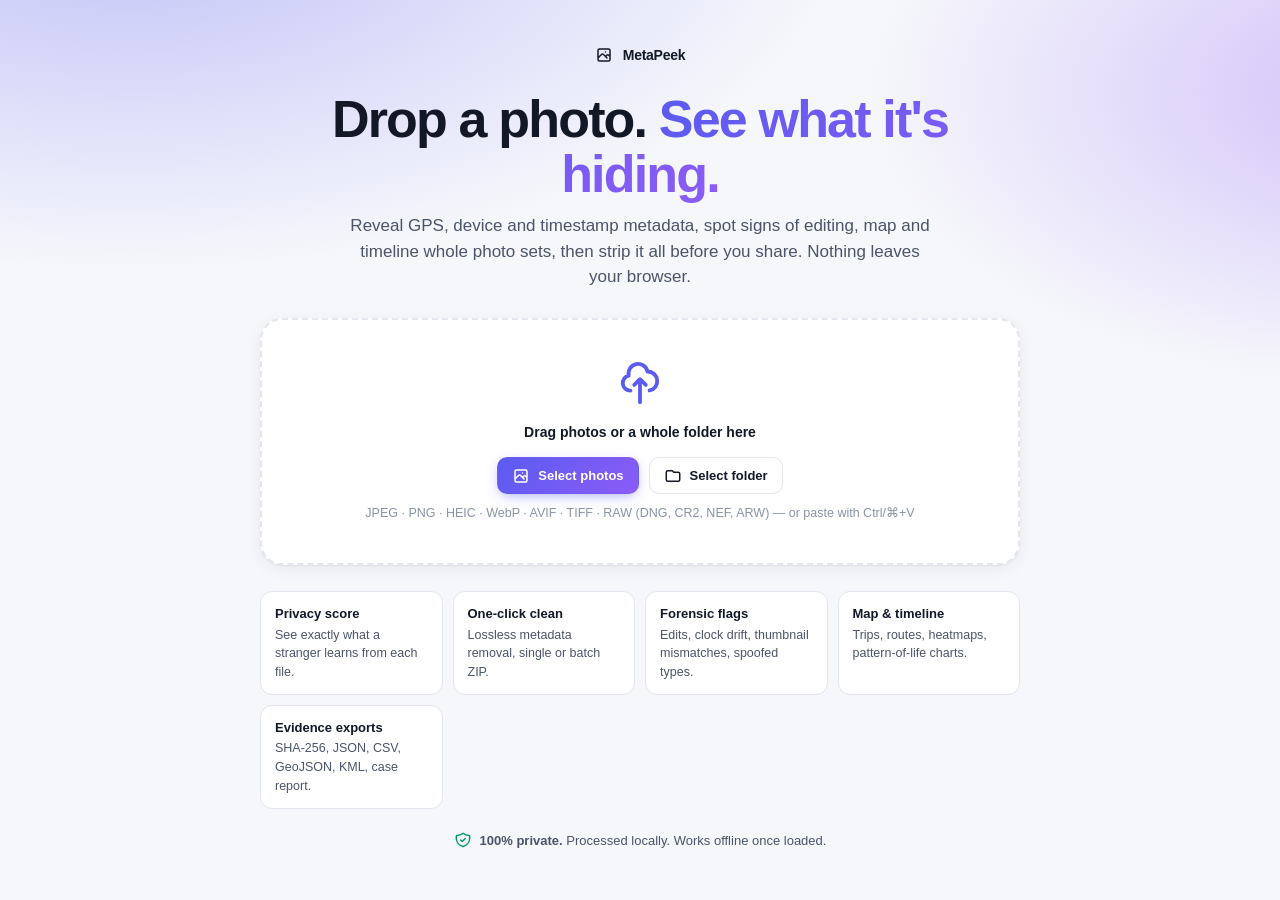
<file: index.html>
<!DOCTYPE html>
<html lang="en">
<head>
  <meta charset="UTF-8">
  <meta name="viewport" content="width=device-width, initial-scale=1.0">
  <meta http-equiv="Content-Security-Policy" content="default-src 'self'; script-src 'self'; style-src 'self' 'unsafe-inline'; img-src 'self' blob: data: https://tile.openstreetmap.org https://*.tile.openstreetmap.org https://*.basemaps.cartocdn.com; connect-src 'self' https://nominatim.openstreetmap.org; worker-src 'self'; object-src 'none'; base-uri 'none'; form-action 'none'">
  <meta name="referrer" content="strict-origin-when-cross-origin">
  <title>MetaPeek — See what your photos are hiding</title>
  <meta name="description" content="Private, in-browser photo metadata analyzer. Reveal EXIF, GPS and device data, spot edits and inconsistencies, map and timeline whole photo sets, and strip metadata before you share.">
  <meta name="theme-color" content="#5b5bf0">
  <link rel="manifest" href="manifest.webmanifest">
  <link rel="icon" href="icons/icon.svg" type="image/svg+xml">
  <link rel="stylesheet" href="vendor/leaflet/leaflet.css">
  <link rel="stylesheet" href="vendor/leaflet/MarkerCluster.css">
  <link rel="stylesheet" href="vendor/leaflet/MarkerCluster.Default.css">
  <link rel="stylesheet" href="css/app.css">
  <script src="js/theme.js"></script>
</head>
<body>
  <div id="progress" class="hidden"><div class="bar"></div></div>
  <div id="progressLabel" class="hidden"></div>

  <!-- ============ LANDING ============ -->
  <section id="landing">
    <div class="landing-inner">
      <div class="brand"><span class="brand-mark" data-icon="image"></span><span>MetaPeek</span></div>
      <h1>Drop a photo. <span>See what it's hiding.</span></h1>
      <p class="lead">Reveal GPS, device and timestamp metadata, spot signs of editing, map and timeline whole photo sets, then strip it all before you share. Nothing leaves your browser.</p>

      <div id="dropZone">
        <span data-icon="upload" data-cls="big"></span>
        <div><strong>Drag photos or a whole folder here</strong></div>
        <div class="drop-actions">
          <button class="btn primary" id="pickFiles" type="button"><span data-icon="image"></span>Select photos</button>
          <button class="btn" id="pickFolder" type="button"><span data-icon="folder"></span>Select folder</button>
        </div>
        <div class="hint">JPEG · PNG · HEIC · WebP · AVIF · TIFF · RAW (DNG, CR2, NEF, ARW) — or paste with Ctrl/⌘+V</div>
      </div>
      <input type="file" id="fileInput" accept="image/*,.heic,.heif,.dng,.cr2,.cr3,.nef,.arw,.orf,.rw2,.raf,.tif,.tiff" multiple class="hidden">
      <input type="file" id="folderInput" webkitdirectory multiple class="hidden">

      <div class="features">
        <div class="feature"><b>Privacy score</b>See exactly what a stranger learns from each file.</div>
        <div class="feature"><b>One-click clean</b>Lossless metadata removal, single or batch ZIP.</div>
        <div class="feature"><b>Forensic flags</b>Edits, clock drift, thumbnail mismatches, spoofed types.</div>
        <div class="feature"><b>Map &amp; timeline</b>Trips, routes, heatmaps, pattern-of-life charts.</div>
        <div class="feature"><b>Evidence exports</b>SHA-256, JSON, CSV, GeoJSON, KML, case report.</div>
      </div>
      <div class="privacy-note"><span data-icon="shield"></span><span><strong>100% private.</strong> Processed locally. Works offline once loaded.</span></div>
    </div>
  </section>

  <!-- ============ APP ============ -->
  <section id="app" class="hidden">
    <header class="top">
      <div class="top-inner">
        <button class="brand btn ghost" id="homeBtn" type="button" title="Back to start"><span class="brand-mark" data-icon="image"></span><span>MetaPeek</span></button>
        <span class="count-pill" id="countPill">0 photos</span>
        <div class="grow"></div>
        <button class="btn sm" id="addMore" type="button"><span data-icon="upload"></span><span class="hide-sm">Add</span></button>
        <div class="menu">
          <button class="btn sm" id="exportBtn" type="button" aria-haspopup="true" aria-expanded="false"><span data-icon="download"></span><span class="hide-sm">Export</span></button>
          <div class="menu-pop hidden" id="exportMenu" role="menu">
            <button type="button" data-export="report" role="menuitem"><span data-icon="doc"></span><span>Case report<small>Printable HTML → PDF, with hashes</small></span></button>
            <button type="button" data-export="json" role="menuitem"><span data-icon="doc"></span><span>JSON<small>Full metadata, all segments</small></span></button>
            <button type="button" data-export="csv" role="menuitem"><span data-icon="doc"></span><span>CSV<small>One row per file</small></span></button>
            <button type="button" data-export="geojson" role="menuitem"><span data-icon="pin"></span><span>GeoJSON<small>For QGIS, Mapbox, kepler.gl</small></span></button>
            <button type="button" data-export="kml" role="menuitem"><span data-icon="pin"></span><span>KML<small>Google Earth, with route</small></span></button>
          </div>
        </div>
        <button class="btn sm primary" id="stripAllBtn" type="button" title="Download metadata-free copies of the photos currently shown"><span data-icon="eraser"></span><span class="hide-sm">Clean &amp; download</span></button>
        <button class="btn sm icon ghost" id="themeBtn" type="button" title="Toggle dark mode" aria-label="Toggle dark mode"><span data-icon="moon"></span></button>
        <button class="btn sm ghost" id="clearBtn" type="button">Clear</button>
      </div>
    </header>

    <main class="wrap">
      <div class="stats" id="stats"></div>
      <nav class="tabs" id="tabs" role="tablist">
        <button class="tab active" data-tab="photos" role="tab" type="button">Photos</button>
        <button class="tab" data-tab="forensics" role="tab" type="button">Forensics <span class="badge" id="forensicsBadge">0</span></button>
        <button class="tab" data-tab="privacy" role="tab" type="button">Privacy</button>
        <button class="tab" data-tab="places" role="tab" type="button">Places</button>
        <button class="tab" data-tab="map" role="tab" type="button">Map &amp; travel</button>
        <button class="tab" data-tab="timeline" role="tab" type="button">Timeline</button>
        <button class="tab" data-tab="devices" role="tab" type="button">Devices</button>
      </nav>

      <section id="tab-photos" class="tabpanel">
        <div class="toolbar" id="filters">
          <div class="field search"><span data-icon="search"></span><input id="q" type="search" placeholder="Search name, camera, software…" aria-label="Search"></div>
          <button class="chip active" data-f="all" type="button">All</button>
          <button class="chip" data-f="gps" type="button">With GPS</button>
          <button class="chip" data-f="nogps" type="button">No GPS</button>
          <button class="chip" data-f="flagged" type="button">Flagged</button>
          <button class="chip" data-f="high" type="button">High risk</button>
          <span class="sep"></span>
          <div class="field"><select id="camFilter" aria-label="Camera"><option value="">All devices</option></select></div>
          <div class="field"><label for="dFrom">From</label><input type="date" id="dFrom"></div>
          <div class="field"><label for="dTo">To</label><input type="date" id="dTo"></div>
          <div class="field"><select id="sortSel" aria-label="Sort">
            <option value="date">Date taken</option><option value="name">Name</option><option value="camera">Camera</option>
            <option value="risk">Privacy risk</option><option value="flags">Findings</option><option value="size">File size</option>
          </select></div>
          <button class="btn sm" id="geoShownBtn" type="button" title="Write a location into the photos currently shown"><span data-icon="pin"></span>Set location</button>
          <span class="result-count" id="resultCount"></span>
        </div>
        <div class="grid" id="grid"></div>
        <div class="empty hidden" id="gridEmpty">No photos match these filters.</div>
      </section>

      <section id="tab-forensics" class="tabpanel hidden"></section>
      <section id="tab-privacy" class="tabpanel hidden"></section>
      <section id="tab-map" class="tabpanel hidden">
        <div class="toolbar">
          <button class="chip active" data-map="markers" type="button">Markers</button>
          <button class="chip" data-map="heat" type="button">Heatmap</button>
          <button class="chip" data-map="route" type="button">Travel route</button>
          <span class="sep"></span>
          <button class="chip active" id="conesBtn" type="button" title="Show which way each camera was facing">Camera view cones</button>
          <span class="sep"></span>
          <button class="btn sm" id="fitBtn" type="button">Fit to photos</button>
          <span class="result-count" id="mapNote"></span>
        </div>
        <div id="map"></div>
        <div class="panel" id="tripsPanel" style="margin-top:16px"></div>
      </section>
      <section id="tab-timeline" class="tabpanel hidden"></section>
      <section id="tab-places" class="tabpanel hidden"></section>
      <section id="tab-devices" class="tabpanel hidden"></section>
    </main>
  </section>

  <!-- ============ DETAIL MODAL ============ -->
  <div id="modal" class="hidden" role="dialog" aria-modal="true" aria-labelledby="mTitle">
    <div class="sheet">
      <div class="sheet-head">
        <button class="btn sm icon" id="mPrev" type="button" aria-label="Previous photo"><span data-icon="left"></span></button>
        <button class="btn sm icon" id="mNext" type="button" aria-label="Next photo"><span data-icon="right"></span></button>
        <div class="title"><b id="mTitle"></b><div class="pills" id="mPills"></div></div>
        <button class="btn sm primary" id="mStrip" type="button"><span data-icon="eraser"></span><span class="hide-sm">Clean copy</span></button>
        <button class="btn sm icon" id="mClose" type="button" aria-label="Close"><span data-icon="x"></span></button>
      </div>
      <div class="sheet-body">
        <div class="sheet-left" id="mLeft"></div>
        <div class="sheet-right">
          <nav class="tabs" id="mTabs">
            <button class="tab active" data-mtab="overview" type="button">Overview</button>
            <button class="tab" data-mtab="findings" type="button">Findings</button>
            <button class="tab" data-mtab="privacy" type="button">Privacy</button>
            <button class="tab" data-mtab="raw" type="button">All metadata</button>
          </nav>
          <div class="content" id="mContent"></div>
        </div>
      </div>
    </div>
  </div>

  <dialog id="geoDlg" class="geo-dlg" aria-labelledby="geoTitle">
    <h3 id="geoTitle">Set location</h3>
    <div class="muted geo-note" id="geoNote"></div>
    <div class="geo-row">
      <input id="geoSearch" type="search" placeholder="Search a place, or paste coordinates / a Google Maps link" autocomplete="off" aria-label="Search place">
      <button class="btn" id="geoSearchBtn" type="button"><span data-icon="search"></span>Find</button>
    </div>
    <div id="geoResults"></div>
    <div id="geoMap"></div>
    <div class="geo-row">
      <label class="geo-field">Coordinates (lat, lon)<input id="geoCoords" placeholder="23.780600, 90.407000" autocomplete="off" spellcheck="false"></label>
      <label class="geo-field sm">Altitude m (optional)<input id="geoAlt" inputmode="decimal" placeholder="—" autocomplete="off"></label>
    </div>
    <div class="muted" style="font-size:12px">Click the map or drag the pin to fine-tune.</div>
    <div class="row">
      <button class="btn" id="geoCancel" type="button">Cancel</button>
      <button class="btn primary" id="geoApply" type="button" disabled><span data-icon="download"></span>Save &amp; download</button>
    </div>
  </dialog>

  <dialog id="reportDlg">
    <form method="dialog" id="reportForm">
      <h3>Case report</h3>
      <div class="muted" style="font-size:13px">Optional details printed at the top of the report. Covers the photos currently shown by your filters.</div>
      <label for="rCase">Case / reference ID</label><input id="rCase" autocomplete="off">
      <label for="rAnalyst">Analyst</label><input id="rAnalyst" autocomplete="off">
      <label for="rNotes">Notes</label><textarea id="rNotes"></textarea>
      <div class="row"><button class="btn" value="cancel" type="submit">Cancel</button><button class="btn primary" value="ok" type="submit">Generate report</button></div>
    </form>
  </dialog>

  <script src="vendor/exifr.full.umd.js"></script>
  <script src="vendor/leaflet/leaflet.js"></script>
  <script src="vendor/leaflet/leaflet.markercluster.js"></script>
  <script src="vendor/leaflet/leaflet-heat.js"></script>
  <script src="vendor/jszip.min.js"></script>
  <script src="vendor/piexif.js"></script>
  <script src="js/util.js"></script>
  <script src="js/forensics.js"></script>
  <script src="js/parse.js"></script>
  <script src="js/strip.js"></script>
  <script src="js/export.js"></script>
  <script src="js/geotag.js"></script>
  <script src="js/places.js"></script>
  <script src="js/app.js"></script>
</body>
</html>
</file>
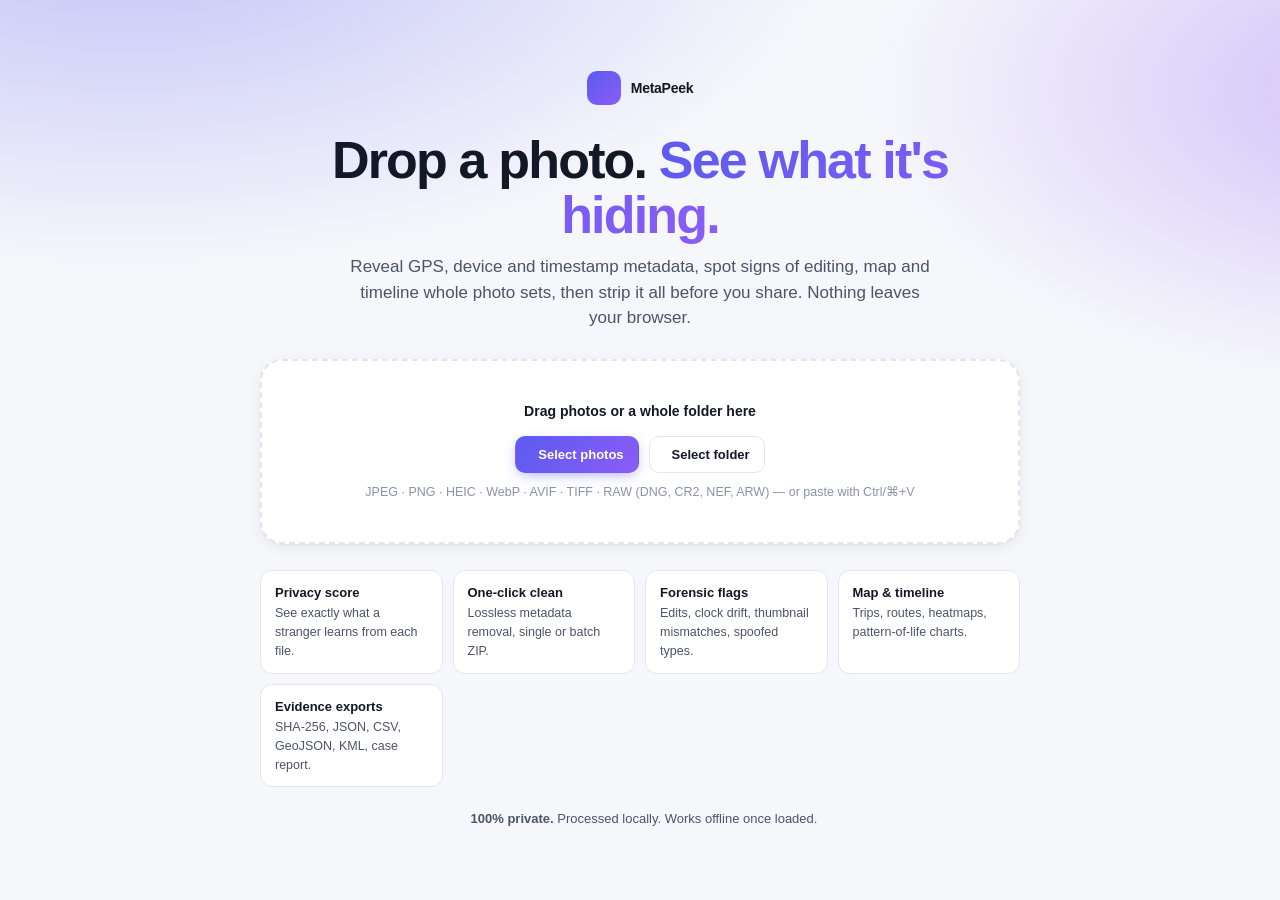
<file: MetaPeek_Osint.html>
<!DOCTYPE html>
<html lang="en"><head><meta charset="UTF-8"><title>MetaPeek has moved</title>
<meta http-equiv="refresh" content="0; url=index.html">
<link rel="canonical" href="index.html"></head>
<body><p>MetaPeek single-image and OSINT editions are now one app: <a href="index.html">open MetaPeek</a>.</p></body></html>
</file>
<file: vendor/leaflet/leaflet.css>
/* required styles */

.leaflet-pane,
.leaflet-tile,
.leaflet-marker-icon,
.leaflet-marker-shadow,
.leaflet-tile-container,
.leaflet-pane > svg,
.leaflet-pane > canvas,
.leaflet-zoom-box,
.leaflet-image-layer,
.leaflet-layer {
	position: absolute;
	left: 0;
	top: 0;
	}
.leaflet-container {
	overflow: hidden;
	}
.leaflet-tile,
.leaflet-marker-icon,
.leaflet-marker-shadow {
	-webkit-user-select: none;
	   -moz-user-select: none;
	        user-select: none;
	  -webkit-user-drag: none;
	}
/* Prevents IE11 from highlighting tiles in blue */
.leaflet-tile::selection {
	background: transparent;
}
/* Safari renders non-retina tile on retina better with this, but Chrome is worse */
.leaflet-safari .leaflet-tile {
	image-rendering: -webkit-optimize-contrast;
	}
/* hack that prevents hw layers "stretching" when loading new tiles */
.leaflet-safari .leaflet-tile-container {
	width: 1600px;
	height: 1600px;
	-webkit-transform-origin: 0 0;
	}
.leaflet-marker-icon,
.leaflet-marker-shadow {
	display: block;
	}
/* .leaflet-container svg: reset svg max-width decleration shipped in Joomla! (joomla.org) 3.x */
/* .leaflet-container img: map is broken in FF if you have max-width: 100% on tiles */
.leaflet-container .leaflet-overlay-pane svg {
	max-width: none !important;
	max-height: none !important;
	}
.leaflet-container .leaflet-marker-pane img,
.leaflet-container .leaflet-shadow-pane img,
.leaflet-container .leaflet-tile-pane img,
.leaflet-container img.leaflet-image-layer,
.leaflet-container .leaflet-tile {
	max-width: none !important;
	max-height: none !important;
	width: auto;
	padding: 0;
	}

.leaflet-container img.leaflet-tile {
	/* See: https://bugs.chromium.org/p/chromium/issues/detail?id=600120 */
	mix-blend-mode: plus-lighter;
}

.leaflet-container.leaflet-touch-zoom {
	-ms-touch-action: pan-x pan-y;
	touch-action: pan-x pan-y;
	}
.leaflet-container.leaflet-touch-drag {
	-ms-touch-action: pinch-zoom;
	/* Fallback for FF which doesn't support pinch-zoom */
	touch-action: none;
	touch-action: pinch-zoom;
}
.leaflet-container.leaflet-touch-drag.leaflet-touch-zoom {
	-ms-touch-action: none;
	touch-action: none;
}
.leaflet-container {
	-webkit-tap-highlight-color: transparent;
}
.leaflet-container a {
	-webkit-tap-highlight-color: rgba(51, 181, 229, 0.4);
}
.leaflet-tile {
	filter: inherit;
	visibility: hidden;
	}
.leaflet-tile-loaded {
	visibility: inherit;
	}
.leaflet-zoom-box {
	width: 0;
	height: 0;
	-moz-box-sizing: border-box;
	     box-sizing: border-box;
	z-index: 800;
	}
/* workaround for https://bugzilla.mozilla.org/show_bug.cgi?id=888319 */
.leaflet-overlay-pane svg {
	-moz-user-select: none;
	}

.leaflet-pane         { z-index: 400; }

.leaflet-tile-pane    { z-index: 200; }
.leaflet-overlay-pane { z-index: 400; }
.leaflet-shadow-pane  { z-index: 500; }
.leaflet-marker-pane  { z-index: 600; }
.leaflet-tooltip-pane   { z-index: 650; }
.leaflet-popup-pane   { z-index: 700; }

.leaflet-map-pane canvas { z-index: 100; }
.leaflet-map-pane svg    { z-index: 200; }

.leaflet-vml-shape {
	width: 1px;
	height: 1px;
	}
.lvml {
	behavior: url(#default#VML);
	display: inline-block;
	position: absolute;
	}


/* control positioning */

.leaflet-control {
	position: relative;
	z-index: 800;
	pointer-events: visiblePainted; /* IE 9-10 doesn't have auto */
	pointer-events: auto;
	}
.leaflet-top,
.leaflet-bottom {
	position: absolute;
	z-index: 1000;
	pointer-events: none;
	}
.leaflet-top {
	top: 0;
	}
.leaflet-right {
	right: 0;
	}
.leaflet-bottom {
	bottom: 0;
	}
.leaflet-left {
	left: 0;
	}
.leaflet-control {
	float: left;
	clear: both;
	}
.leaflet-right .leaflet-control {
	float: right;
	}
.leaflet-top .leaflet-control {
	margin-top: 10px;
	}
.leaflet-bottom .leaflet-control {
	margin-bottom: 10px;
	}
.leaflet-left .leaflet-control {
	margin-left: 10px;
	}
.leaflet-right .leaflet-control {
	margin-right: 10px;
	}


/* zoom and fade animations */

.leaflet-fade-anim .leaflet-popup {
	opacity: 0;
	-webkit-transition: opacity 0.2s linear;
	   -moz-transition: opacity 0.2s linear;
	        transition: opacity 0.2s linear;
	}
.leaflet-fade-anim .leaflet-map-pane .leaflet-popup {
	opacity: 1;
	}
.leaflet-zoom-animated {
	-webkit-transform-origin: 0 0;
	    -ms-transform-origin: 0 0;
	        transform-origin: 0 0;
	}
svg.leaflet-zoom-animated {
	will-change: transform;
}

.leaflet-zoom-anim .leaflet-zoom-animated {
	-webkit-transition: -webkit-transform 0.25s cubic-bezier(0,0,0.25,1);
	   -moz-transition:    -moz-transform 0.25s cubic-bezier(0,0,0.25,1);
	        transition:         transform 0.25s cubic-bezier(0,0,0.25,1);
	}
.leaflet-zoom-anim .leaflet-tile,
.leaflet-pan-anim .leaflet-tile {
	-webkit-transition: none;
	   -moz-transition: none;
	        transition: none;
	}

.leaflet-zoom-anim .leaflet-zoom-hide {
	visibility: hidden;
	}


/* cursors */

.leaflet-interactive {
	cursor: pointer;
	}
.leaflet-grab {
	cursor: -webkit-grab;
	cursor:    -moz-grab;
	cursor:         grab;
	}
.leaflet-crosshair,
.leaflet-crosshair .leaflet-interactive {
	cursor: crosshair;
	}
.leaflet-popup-pane,
.leaflet-control {
	cursor: auto;
	}
.leaflet-dragging .leaflet-grab,
.leaflet-dragging .leaflet-grab .leaflet-interactive,
.leaflet-dragging .leaflet-marker-draggable {
	cursor: move;
	cursor: -webkit-grabbing;
	cursor:    -moz-grabbing;
	cursor:         grabbing;
	}

/* marker & overlays interactivity */
.leaflet-marker-icon,
.leaflet-marker-shadow,
.leaflet-image-layer,
.leaflet-pane > svg path,
.leaflet-tile-container {
	pointer-events: none;
	}

.leaflet-marker-icon.leaflet-interactive,
.leaflet-image-layer.leaflet-interactive,
.leaflet-pane > svg path.leaflet-interactive,
svg.leaflet-image-layer.leaflet-interactive path {
	pointer-events: visiblePainted; /* IE 9-10 doesn't have auto */
	pointer-events: auto;
	}

/* visual tweaks */

.leaflet-container {
	background: #ddd;
	outline-offset: 1px;
	}
.leaflet-container a {
	color: #0078A8;
	}
.leaflet-zoom-box {
	border: 2px dotted #38f;
	background: rgba(255,255,255,0.5);
	}


/* general typography */
.leaflet-container {
	font-family: "Helvetica Neue", Arial, Helvetica, sans-serif;
	font-size: 12px;
	font-size: 0.75rem;
	line-height: 1.5;
	}


/* general toolbar styles */

.leaflet-bar {
	box-shadow: 0 1px 5px rgba(0,0,0,0.65);
	border-radius: 4px;
	}
.leaflet-bar a {
	background-color: #fff;
	border-bottom: 1px solid #ccc;
	width: 26px;
	height: 26px;
	line-height: 26px;
	display: block;
	text-align: center;
	text-decoration: none;
	color: black;
	}
.leaflet-bar a,
.leaflet-control-layers-toggle {
	background-position: 50% 50%;
	background-repeat: no-repeat;
	display: block;
	}
.leaflet-bar a:hover,
.leaflet-bar a:focus {
	background-color: #f4f4f4;
	}
.leaflet-bar a:first-child {
	border-top-left-radius: 4px;
	border-top-right-radius: 4px;
	}
.leaflet-bar a:last-child {
	border-bottom-left-radius: 4px;
	border-bottom-right-radius: 4px;
	border-bottom: none;
	}
.leaflet-bar a.leaflet-disabled {
	cursor: default;
	background-color: #f4f4f4;
	color: #bbb;
	}

.leaflet-touch .leaflet-bar a {
	width: 30px;
	height: 30px;
	line-height: 30px;
	}
.leaflet-touch .leaflet-bar a:first-child {
	border-top-left-radius: 2px;
	border-top-right-radius: 2px;
	}
.leaflet-touch .leaflet-bar a:last-child {
	border-bottom-left-radius: 2px;
	border-bottom-right-radius: 2px;
	}

/* zoom control */

.leaflet-control-zoom-in,
.leaflet-control-zoom-out {
	font: bold 18px 'Lucida Console', Monaco, monospace;
	text-indent: 1px;
	}

.leaflet-touch .leaflet-control-zoom-in, .leaflet-touch .leaflet-control-zoom-out  {
	font-size: 22px;
	}


/* layers control */

.leaflet-control-layers {
	box-shadow: 0 1px 5px rgba(0,0,0,0.4);
	background: #fff;
	border-radius: 5px;
	}
.leaflet-control-layers-toggle {
	background-image: url(images/layers.png);
	width: 36px;
	height: 36px;
	}
.leaflet-retina .leaflet-control-layers-toggle {
	background-image: url(images/layers-2x.png);
	background-size: 26px 26px;
	}
.leaflet-touch .leaflet-control-layers-toggle {
	width: 44px;
	height: 44px;
	}
.leaflet-control-layers .leaflet-control-layers-list,
.leaflet-control-layers-expanded .leaflet-control-layers-toggle {
	display: none;
	}
.leaflet-control-layers-expanded .leaflet-control-layers-list {
	display: block;
	position: relative;
	}
.leaflet-control-layers-expanded {
	padding: 6px 10px 6px 6px;
	color: #333;
	background: #fff;
	}
.leaflet-control-layers-scrollbar {
	overflow-y: scroll;
	overflow-x: hidden;
	padding-right: 5px;
	}
.leaflet-control-layers-selector {
	margin-top: 2px;
	position: relative;
	top: 1px;
	}
.leaflet-control-layers label {
	display: block;
	font-size: 13px;
	font-size: 1.08333em;
	}
.leaflet-control-layers-separator {
	height: 0;
	border-top: 1px solid #ddd;
	margin: 5px -10px 5px -6px;
	}

/* Default icon URLs */
.leaflet-default-icon-path { /* used only in path-guessing heuristic, see L.Icon.Default */
	background-image: url(images/marker-icon.png);
	}


/* attribution and scale controls */

.leaflet-container .leaflet-control-attribution {
	background: #fff;
	background: rgba(255, 255, 255, 0.8);
	margin: 0;
	}
.leaflet-control-attribution,
.leaflet-control-scale-line {
	padding: 0 5px;
	color: #333;
	line-height: 1.4;
	}
.leaflet-control-attribution a {
	text-decoration: none;
	}
.leaflet-control-attribution a:hover,
.leaflet-control-attribution a:focus {
	text-decoration: underline;
	}
.leaflet-attribution-flag {
	display: inline !important;
	vertical-align: baseline !important;
	width: 1em;
	height: 0.6669em;
	}
.leaflet-left .leaflet-control-scale {
	margin-left: 5px;
	}
.leaflet-bottom .leaflet-control-scale {
	margin-bottom: 5px;
	}
.leaflet-control-scale-line {
	border: 2px solid #777;
	border-top: none;
	line-height: 1.1;
	padding: 2px 5px 1px;
	white-space: nowrap;
	-moz-box-sizing: border-box;
	     box-sizing: border-box;
	background: rgba(255, 255, 255, 0.8);
	text-shadow: 1px 1px #fff;
	}
.leaflet-control-scale-line:not(:first-child) {
	border-top: 2px solid #777;
	border-bottom: none;
	margin-top: -2px;
	}
.leaflet-control-scale-line:not(:first-child):not(:last-child) {
	border-bottom: 2px solid #777;
	}

.leaflet-touch .leaflet-control-attribution,
.leaflet-touch .leaflet-control-layers,
.leaflet-touch .leaflet-bar {
	box-shadow: none;
	}
.leaflet-touch .leaflet-control-layers,
.leaflet-touch .leaflet-bar {
	border: 2px solid rgba(0,0,0,0.2);
	background-clip: padding-box;
	}


/* popup */

.leaflet-popup {
	position: absolute;
	text-align: center;
	margin-bottom: 20px;
	}
.leaflet-popup-content-wrapper {
	padding: 1px;
	text-align: left;
	border-radius: 12px;
	}
.leaflet-popup-content {
	margin: 13px 24px 13px 20px;
	line-height: 1.3;
	font-size: 13px;
	font-size: 1.08333em;
	min-height: 1px;
	}
.leaflet-popup-content p {
	margin: 17px 0;
	margin: 1.3em 0;
	}
.leaflet-popup-tip-container {
	width: 40px;
	height: 20px;
	position: absolute;
	left: 50%;
	margin-top: -1px;
	margin-left: -20px;
	overflow: hidden;
	pointer-events: none;
	}
.leaflet-popup-tip {
	width: 17px;
	height: 17px;
	padding: 1px;

	margin: -10px auto 0;
	pointer-events: auto;

	-webkit-transform: rotate(45deg);
	   -moz-transform: rotate(45deg);
	    -ms-transform: rotate(45deg);
	        transform: rotate(45deg);
	}
.leaflet-popup-content-wrapper,
.leaflet-popup-tip {
	background: white;
	color: #333;
	box-shadow: 0 3px 14px rgba(0,0,0,0.4);
	}
.leaflet-container a.leaflet-popup-close-button {
	position: absolute;
	top: 0;
	right: 0;
	border: none;
	text-align: center;
	width: 24px;
	height: 24px;
	font: 16px/24px Tahoma, Verdana, sans-serif;
	color: #757575;
	text-decoration: none;
	background: transparent;
	}
.leaflet-container a.leaflet-popup-close-button:hover,
.leaflet-container a.leaflet-popup-close-button:focus {
	color: #585858;
	}
.leaflet-popup-scrolled {
	overflow: auto;
	}

.leaflet-oldie .leaflet-popup-content-wrapper {
	-ms-zoom: 1;
	}
.leaflet-oldie .leaflet-popup-tip {
	width: 24px;
	margin: 0 auto;

	-ms-filter: "progid:DXImageTransform.Microsoft.Matrix(M11=0.70710678, M12=0.70710678, M21=-0.70710678, M22=0.70710678)";
	filter: progid:DXImageTransform.Microsoft.Matrix(M11=0.70710678, M12=0.70710678, M21=-0.70710678, M22=0.70710678);
	}

.leaflet-oldie .leaflet-control-zoom,
.leaflet-oldie .leaflet-control-layers,
.leaflet-oldie .leaflet-popup-content-wrapper,
.leaflet-oldie .leaflet-popup-tip {
	border: 1px solid #999;
	}


/* div icon */

.leaflet-div-icon {
	background: #fff;
	border: 1px solid #666;
	}


/* Tooltip */
/* Base styles for the element that has a tooltip */
.leaflet-tooltip {
	position: absolute;
	padding: 6px;
	background-color: #fff;
	border: 1px solid #fff;
	border-radius: 3px;
	color: #222;
	white-space: nowrap;
	-webkit-user-select: none;
	-moz-user-select: none;
	-ms-user-select: none;
	user-select: none;
	pointer-events: none;
	box-shadow: 0 1px 3px rgba(0,0,0,0.4);
	}
.leaflet-tooltip.leaflet-interactive {
	cursor: pointer;
	pointer-events: auto;
	}
.leaflet-tooltip-top:before,
.leaflet-tooltip-bottom:before,
.leaflet-tooltip-left:before,
.leaflet-tooltip-right:before {
	position: absolute;
	pointer-events: none;
	border: 6px solid transparent;
	background: transparent;
	content: "";
	}

/* Directions */

.leaflet-tooltip-bottom {
	margin-top: 6px;
}
.leaflet-tooltip-top {
	margin-top: -6px;
}
.leaflet-tooltip-bottom:before,
.leaflet-tooltip-top:before {
	left: 50%;
	margin-left: -6px;
	}
.leaflet-tooltip-top:before {
	bottom: 0;
	margin-bottom: -12px;
	border-top-color: #fff;
	}
.leaflet-tooltip-bottom:before {
	top: 0;
	margin-top: -12px;
	margin-left: -6px;
	border-bottom-color: #fff;
	}
.leaflet-tooltip-left {
	margin-left: -6px;
}
.leaflet-tooltip-right {
	margin-left: 6px;
}
.leaflet-tooltip-left:before,
.leaflet-tooltip-right:before {
	top: 50%;
	margin-top: -6px;
	}
.leaflet-tooltip-left:before {
	right: 0;
	margin-right: -12px;
	border-left-color: #fff;
	}
.leaflet-tooltip-right:before {
	left: 0;
	margin-left: -12px;
	border-right-color: #fff;
	}

/* Printing */

@media print {
	/* Prevent printers from removing background-images of controls. */
	.leaflet-control {
		-webkit-print-color-adjust: exact;
		print-color-adjust: exact;
		}
	}
</file>
<file: vendor/leaflet/MarkerCluster.css>
.leaflet-cluster-anim .leaflet-marker-icon, .leaflet-cluster-anim .leaflet-marker-shadow {
	-webkit-transition: -webkit-transform 0.3s ease-out, opacity 0.3s ease-in;
	-moz-transition: -moz-transform 0.3s ease-out, opacity 0.3s ease-in;
	-o-transition: -o-transform 0.3s ease-out, opacity 0.3s ease-in;
	transition: transform 0.3s ease-out, opacity 0.3s ease-in;
}

.leaflet-cluster-spider-leg {
	/* stroke-dashoffset (duration and function) should match with leaflet-marker-icon transform in order to track it exactly */
	-webkit-transition: -webkit-stroke-dashoffset 0.3s ease-out, -webkit-stroke-opacity 0.3s ease-in;
	-moz-transition: -moz-stroke-dashoffset 0.3s ease-out, -moz-stroke-opacity 0.3s ease-in;
	-o-transition: -o-stroke-dashoffset 0.3s ease-out, -o-stroke-opacity 0.3s ease-in;
	transition: stroke-dashoffset 0.3s ease-out, stroke-opacity 0.3s ease-in;
}
</file>
<file: vendor/leaflet/MarkerCluster.Default.css>
.marker-cluster-small {
	background-color: rgba(181, 226, 140, 0.6);
	}
.marker-cluster-small div {
	background-color: rgba(110, 204, 57, 0.6);
	}

.marker-cluster-medium {
	background-color: rgba(241, 211, 87, 0.6);
	}
.marker-cluster-medium div {
	background-color: rgba(240, 194, 12, 0.6);
	}

.marker-cluster-large {
	background-color: rgba(253, 156, 115, 0.6);
	}
.marker-cluster-large div {
	background-color: rgba(241, 128, 23, 0.6);
	}

	/* IE 6-8 fallback colors */
.leaflet-oldie .marker-cluster-small {
	background-color: rgb(181, 226, 140);
	}
.leaflet-oldie .marker-cluster-small div {
	background-color: rgb(110, 204, 57);
	}

.leaflet-oldie .marker-cluster-medium {
	background-color: rgb(241, 211, 87);
	}
.leaflet-oldie .marker-cluster-medium div {
	background-color: rgb(240, 194, 12);
	}

.leaflet-oldie .marker-cluster-large {
	background-color: rgb(253, 156, 115);
	}
.leaflet-oldie .marker-cluster-large div {
	background-color: rgb(241, 128, 23);
}

.marker-cluster {
	background-clip: padding-box;
	border-radius: 20px;
	}
.marker-cluster div {
	width: 30px;
	height: 30px;
	margin-left: 5px;
	margin-top: 5px;

	text-align: center;
	border-radius: 15px;
	font: 12px "Helvetica Neue", Arial, Helvetica, sans-serif;
	}
.marker-cluster span {
	line-height: 30px;
	}
</file>
<file: css/app.css>
/* MetaPeek v2 — design tokens, light + dark */
:root {
  --bg: #f6f7fb; --surface: #ffffff; --surface-2: #f1f3f8; --border: #e3e6ef;
  --text: #121826; --text-2: #4b5468; --muted: #8a93a6;
  --brand: #5b5bf0; --brand-2: #8b5cf6; --brand-soft: #ecebff;
  --ok: #059669; --ok-soft: #d1fae5; --warn: #b45309; --warn-soft: #fef3c7; --bad: #dc2626; --bad-soft: #fee2e2; --info: #2563eb; --info-soft: #dbeafe;
  --shadow: 0 1px 2px rgba(16,24,40,.05), 0 4px 16px rgba(16,24,40,.06);
  --radius: 14px; --mono: ui-monospace, SFMono-Regular, Menlo, Consolas, monospace;
  color-scheme: light;
}
:root[data-theme="dark"] {
  --bg: #0b0e17; --surface: #131826; --surface-2: #1a2133; --border: #263049;
  --text: #e8ecf5; --text-2: #b3bcd1; --muted: #7a859e;
  --brand: #8183ff; --brand-2: #a78bfa; --brand-soft: #23264a;
  --ok: #34d399; --ok-soft: #0f3a2e; --warn: #fbbf24; --warn-soft: #3a2c0d; --bad: #f87171; --bad-soft: #3d1717; --info: #60a5fa; --info-soft: #14284a;
  --shadow: 0 1px 2px rgba(0,0,0,.4), 0 6px 20px rgba(0,0,0,.35);
  color-scheme: dark;
}
* { box-sizing: border-box; }
html, body { margin: 0; }
body { font: 14px/1.5 Inter, -apple-system, "Segoe UI", Roboto, Helvetica, Arial, sans-serif; background: var(--bg); color: var(--text); -webkit-font-smoothing: antialiased; }
button, input, select, textarea { font: inherit; color: inherit; }
.hidden { display: none !important; }
.ico { width: 18px; height: 18px; flex-shrink: 0; }
.mono { font-family: var(--mono); font-size: .82em; }
.muted { color: var(--muted); }
.sr-only { position: absolute; width: 1px; height: 1px; overflow: hidden; clip: rect(0 0 0 0); }
:focus-visible { outline: 2px solid var(--brand); outline-offset: 2px; }

/* Buttons */
.btn { display: inline-flex; align-items: center; gap: 8px; padding: 8px 14px; border-radius: 10px; border: 1px solid var(--border); background: var(--surface); color: var(--text); font-weight: 600; font-size: 13px; cursor: pointer; transition: background .15s, border-color .15s, transform .1s; white-space: nowrap; }
a.btn { text-decoration: none; }
.btn:hover { background: var(--surface-2); }
.btn:active { transform: translateY(1px); }
.btn.primary { background: linear-gradient(135deg, var(--brand), var(--brand-2)); color: #fff; border-color: transparent; box-shadow: 0 4px 14px -4px rgba(91,91,240,.6); }
.btn.primary:hover { filter: brightness(1.06); }
.btn.ghost { background: transparent; border-color: transparent; }
.btn.ghost:hover { background: var(--surface-2); }
.btn.sm { padding: 5px 10px; font-size: 12px; border-radius: 8px; }
.btn.icon { padding: 7px; }
.btn[disabled] { opacity: .5; cursor: not-allowed; }

/* ---------- Landing ---------- */
#landing { min-height: 100vh; display: grid; place-items: center; padding: 32px 16px; background:
  radial-gradient(1200px 600px at 10% -10%, rgba(91,91,240,.35), transparent 60%),
  radial-gradient(900px 500px at 110% 10%, rgba(139,92,246,.35), transparent 60%), var(--bg); }
.landing-inner { width: 100%; max-width: 760px; text-align: center; }
.brand { display: inline-flex; align-items: center; gap: 10px; font-weight: 800; letter-spacing: -.02em; }
.brand-mark { width: 34px; height: 34px; border-radius: 10px; display: grid; place-items: center; color: #fff; background: linear-gradient(135deg, var(--brand), var(--brand-2)); }
.brand-mark .ico { width: 20px; height: 20px; }
.landing-inner h1 { font-size: clamp(32px, 6vw, 52px); line-height: 1.05; letter-spacing: -.035em; margin: 22px 0 12px; }
.landing-inner h1 span { background: linear-gradient(135deg, var(--brand), var(--brand-2)); -webkit-background-clip: text; background-clip: text; color: transparent; }
.lead { color: var(--text-2); font-size: 17px; max-width: 580px; margin: 0 auto 28px; }
#dropZone { border: 2px dashed var(--border); background: var(--surface); border-radius: 22px; padding: 40px 20px; box-shadow: var(--shadow); transition: border-color .2s, transform .2s, background .2s; }
#dropZone.dragover { border-color: var(--brand); background: var(--brand-soft); transform: scale(1.01); }
#dropZone .big { width: 46px; height: 46px; color: var(--brand); margin-bottom: 10px; }
.drop-actions { display: flex; gap: 10px; justify-content: center; flex-wrap: wrap; margin: 14px 0 10px; }
.hint { color: var(--muted); font-size: 12.5px; }
.features { display: grid; grid-template-columns: repeat(auto-fit, minmax(150px, 1fr)); gap: 10px; margin-top: 26px; text-align: left; }
.feature { background: var(--surface); border: 1px solid var(--border); border-radius: 12px; padding: 12px 14px; font-size: 12.5px; color: var(--text-2); }
.feature b { display: block; color: var(--text); font-size: 13px; margin-bottom: 2px; }
.privacy-note { margin-top: 22px; display: inline-flex; gap: 8px; align-items: center; color: var(--text-2); font-size: 13px; }
.privacy-note .ico { color: var(--ok); }

/* ---------- App shell ---------- */
#app header.top { position: sticky; top: 0; z-index: 500; background: color-mix(in srgb, var(--surface) 88%, transparent); backdrop-filter: blur(10px); border-bottom: 1px solid var(--border); }
.top-inner { max-width: 1320px; margin: 0 auto; padding: 10px 20px; display: flex; gap: 12px; align-items: center; flex-wrap: wrap; }
.top-inner .grow { flex: 1; }
.count-pill { font-size: 12px; font-weight: 700; color: var(--brand); background: var(--brand-soft); border-radius: 99px; padding: 2px 10px; }
.menu { position: relative; }
.menu-pop { position: absolute; right: 0; top: calc(100% + 6px); min-width: 220px; background: var(--surface); border: 1px solid var(--border); border-radius: 12px; box-shadow: var(--shadow); padding: 6px; z-index: 600; }
.menu-pop button { display: flex; width: 100%; align-items: center; gap: 10px; text-align: left; background: none; border: 0; padding: 8px 10px; border-radius: 8px; cursor: pointer; font-size: 13px; }
.menu-pop button:hover { background: var(--surface-2); }
.menu-pop small { color: var(--muted); display: block; font-size: 11.5px; }
main.wrap { max-width: 1320px; margin: 0 auto; padding: 22px 20px 60px; }

#progress { height: 3px; background: transparent; position: fixed; top: 0; left: 0; right: 0; z-index: 9999; }
#progress .bar { height: 100%; width: 0; background: linear-gradient(90deg, var(--brand), var(--brand-2)); transition: width .2s; }
#progressLabel { position: fixed; top: 8px; left: 50%; transform: translateX(-50%); z-index: 9999; background: var(--text); color: var(--bg); font-size: 12px; font-weight: 600; padding: 4px 12px; border-radius: 99px; }

/* Stats */
.stats { display: grid; grid-template-columns: repeat(auto-fit, minmax(135px, 1fr)); gap: 12px; margin-bottom: 20px; }
.stat { background: var(--surface); border: 1px solid var(--border); border-radius: var(--radius); padding: 14px 16px; box-shadow: var(--shadow); cursor: default; }
.stat.clickable { cursor: pointer; }
.stat.clickable:hover { border-color: var(--brand); }
.stat .n { font-size: 26px; font-weight: 800; letter-spacing: -.03em; line-height: 1.1; }
.stat .n.sm { font-size: 15px; line-height: 1.6; }
.stat .l { color: var(--muted); font-size: 12px; margin-top: 2px; }
.stat.bad .n { color: var(--bad); } .stat.warn .n { color: var(--warn); } .stat.ok .n { color: var(--ok); } .stat.accent .n { color: var(--brand); }

/* Tabs */
.tabs { display: flex; gap: 4px; background: var(--surface); border: 1px solid var(--border); border-radius: 12px; padding: 4px; width: fit-content; max-width: 100%; overflow-x: auto; margin-bottom: 18px; box-shadow: var(--shadow); }
.tab { border: 0; background: transparent; padding: 7px 14px; border-radius: 9px; font-weight: 600; font-size: 13px; color: var(--text-2); cursor: pointer; white-space: nowrap; display: inline-flex; gap: 6px; align-items: center; }
.tab:hover { background: var(--surface-2); }
.tab.active { background: linear-gradient(135deg, var(--brand), var(--brand-2)); color: #fff; }
.tab .badge { background: rgba(0,0,0,.12); border-radius: 99px; padding: 0 7px; font-size: 11px; }
.tab.active .badge { background: rgba(255,255,255,.25); }

/* Toolbar / filters */
.toolbar { display: flex; flex-wrap: wrap; gap: 8px; align-items: center; margin-bottom: 16px; }
.toolbar .sep { width: 1px; height: 24px; background: var(--border); margin: 0 4px; }
.chip { border: 1px solid var(--border); background: var(--surface); border-radius: 99px; padding: 5px 12px; font-size: 12.5px; font-weight: 600; color: var(--text-2); cursor: pointer; }
.chip:hover { border-color: var(--muted); }
.chip.active { background: var(--brand); border-color: var(--brand); color: #fff; }
.field { display: inline-flex; align-items: center; gap: 6px; background: var(--surface); border: 1px solid var(--border); border-radius: 10px; padding: 0 10px; height: 34px; }
.field select { max-width: 200px; text-overflow: ellipsis; }
.field input, .field select { border: 0; background: transparent; outline: none; height: 100%; font-size: 13px; min-width: 0; }
.field.search input { width: 180px; }
.field .ico { color: var(--muted); width: 16px; height: 16px; }
.field label { color: var(--muted); font-size: 12px; }
.result-count { color: var(--muted); font-size: 12.5px; margin-left: auto; }

/* Grid */
.grid { display: grid; grid-template-columns: repeat(auto-fill, minmax(168px, 1fr)); gap: 14px; }
.card { background: var(--surface); border: 1px solid var(--border); border-radius: var(--radius); overflow: hidden; cursor: pointer; transition: transform .15s, box-shadow .15s, border-color .15s; display: flex; flex-direction: column; text-align: left; padding: 0; }
.card:hover { transform: translateY(-3px); box-shadow: var(--shadow); border-color: var(--brand); }
.card .thumb { position: relative; aspect-ratio: 1; background: var(--surface-2); overflow: hidden; }
.card .thumb img { position: absolute; inset: 0; width: 100%; height: 100%; object-fit: cover; display: block; }
.card .thumb .ph { position: absolute; inset: 0; display: grid; place-items: center; color: var(--muted); font-size: 11px; font-weight: 700; }
.card .badges { position: absolute; top: 7px; left: 7px; right: 7px; display: flex; justify-content: space-between; gap: 4px; pointer-events: none; }
.card .body { padding: 9px 11px 11px; min-width: 0; }
.card .name { font-weight: 600; font-size: 12.5px; white-space: nowrap; overflow: hidden; text-overflow: ellipsis; }
.card .sub { font-size: 11.5px; color: var(--muted); white-space: nowrap; overflow: hidden; text-overflow: ellipsis; }
.dot { display: inline-flex; align-items: center; gap: 4px; padding: 2px 7px; border-radius: 99px; font-size: 10.5px; font-weight: 700; backdrop-filter: blur(6px); }
.dot .ico { width: 12px; height: 12px; }
.dot.gps { background: rgba(5,150,105,.9); color: #fff; }
.dot.nogps { background: rgba(17,24,39,.55); color: #fff; }
.dot.sev-3 { background: rgba(220,38,38,.92); color: #fff; }
.dot.sev-2 { background: rgba(217,119,6,.92); color: #fff; }

.pill { display: inline-flex; align-items: center; gap: 4px; padding: 2px 9px; border-radius: 99px; font-size: 11.5px; font-weight: 600; white-space: nowrap; }
.pill.ok { background: var(--ok-soft); color: var(--ok); } .pill.warn { background: var(--warn-soft); color: var(--warn); }
.pill.bad, .pill.alert { background: var(--bad-soft); color: var(--bad); } .pill.info { background: var(--info-soft); color: var(--info); }
.pill.brand { background: var(--brand-soft); color: var(--brand); }
.risk-high { background: var(--bad-soft); color: var(--bad); } .risk-medium { background: var(--warn-soft); color: var(--warn); } .risk-low { background: var(--ok-soft); color: var(--ok); }

.panel { background: var(--surface); border: 1px solid var(--border); border-radius: var(--radius); box-shadow: var(--shadow); padding: 18px; }
.panel + .panel { margin-top: 16px; }
.panel h3 { margin: 0 0 4px; font-size: 15px; }
.panel .desc { color: var(--muted); font-size: 12.5px; margin: 0 0 14px; }
.cols { display: grid; grid-template-columns: repeat(auto-fit, minmax(320px, 1fr)); gap: 16px; }
.empty { text-align: center; padding: 50px 16px; color: var(--muted); }

/* Forensics list */
.finding { border: 1px solid var(--border); border-radius: 12px; margin-bottom: 10px; overflow: hidden; }
.finding summary { list-style: none; cursor: pointer; display: flex; gap: 10px; align-items: center; padding: 12px 14px; }
.finding summary::-webkit-details-marker { display: none; }
.finding summary .t { font-weight: 700; flex: 1; }
.finding .why { color: var(--text-2); font-size: 12.5px; padding: 0 14px 10px; }
.finding .items { display: flex; flex-wrap: wrap; gap: 8px; padding: 0 14px 14px; }
.mini { display: flex; gap: 8px; align-items: center; background: var(--surface-2); border: 1px solid var(--border); border-radius: 10px; padding: 5px 8px 5px 5px; cursor: pointer; max-width: 320px; text-align: left; }
.mini:hover { border-color: var(--brand); }
.mini img, .mini .ph { width: 34px; height: 34px; border-radius: 6px; object-fit: cover; background: var(--border); flex-shrink: 0; }
.mini span { font-size: 12px; overflow: hidden; text-overflow: ellipsis; white-space: nowrap; }
.mini small { display: block; color: var(--muted); font-size: 11px; overflow: hidden; text-overflow: ellipsis; white-space: nowrap; }
.sev-bar { width: 4px; align-self: stretch; border-radius: 4px; }
.sev-bar.alert { background: var(--bad); } .sev-bar.warn { background: var(--warn); } .sev-bar.info { background: var(--info); }

/* Map */
#map { height: 520px; border-radius: var(--radius); border: 1px solid var(--border); z-index: 1; }
.leaflet-container { background: var(--surface-2); font: inherit; }
:root[data-theme="dark"] #map .leaflet-tile-pane, :root[data-theme="dark"] #modalMap .leaflet-tile-pane { filter: invert(1) hue-rotate(180deg) brightness(.95) contrast(.9); }
.pin { width: 40px; height: 40px; border-radius: 50% 50% 50% 0; transform: rotate(-45deg); border: 3px solid #fff; box-shadow: 0 3px 10px rgba(0,0,0,.35); overflow: hidden; background: var(--brand); }
.pin img { width: 100%; height: 100%; object-fit: cover; transform: rotate(45deg) scale(1.42); }
.popup { min-width: 190px; }
.popup img { width: 100%; max-height: 130px; object-fit: cover; border-radius: 8px; margin-bottom: 6px; }
.popup b { display: block; font-size: 13px; }
.popup div { font-size: 12px; color: #555; }
.popup button { margin-top: 6px; }
.leaflet-popup-content-wrapper { border-radius: 12px; }
.trip { display: flex; gap: 12px; align-items: center; padding: 10px 12px; border: 1px solid var(--border); border-radius: 10px; margin-bottom: 8px; cursor: pointer; }
.trip:hover { border-color: var(--brand); }
.trip .sw { width: 12px; height: 12px; border-radius: 50%; flex-shrink: 0; }
.trip .t { font-weight: 700; }
.trip .s { color: var(--muted); font-size: 12px; }

/* Charts */
.bars { display: flex; align-items: flex-end; gap: 3px; height: 190px; overflow-x: auto; padding: 4px 2px 0; }
.bar { flex: 0 0 auto; border-radius: 4px 4px 0 0; background: linear-gradient(to top, var(--brand), var(--brand-2)); min-height: 3px; position: relative; cursor: default; }
.bar:hover { filter: brightness(1.15); }
.bar-labels { display: flex; gap: 3px; overflow-x: hidden; padding: 4px 2px 0; }
.bar-labels div { flex: 0 0 auto; font-size: 10px; color: var(--muted); text-align: center; overflow: hidden; white-space: nowrap; }
.hgrid { display: grid; gap: 4px; }
.hcell { border-radius: 4px; aspect-ratio: 1; background: var(--brand); position: relative; }
.legend-row { display: flex; justify-content: space-between; font-size: 10.5px; color: var(--muted); margin-top: 4px; }
.session { display: flex; justify-content: space-between; gap: 10px; flex-wrap: wrap; align-items: center; padding: 10px 12px; border: 1px solid var(--border); border-radius: 10px; margin-bottom: 8px; }
.session .t { font-weight: 700; font-size: 13px; }
.session .s { color: var(--muted); font-size: 12px; }

/* Device groups */
.group { border: 1px solid var(--border); border-radius: var(--radius); background: var(--surface); margin-bottom: 10px; overflow: hidden; }
.group summary { list-style: none; cursor: pointer; padding: 12px 16px; display: flex; align-items: center; gap: 10px; flex-wrap: wrap; }
.group summary::-webkit-details-marker { display: none; }
.group summary .t { font-weight: 700; flex: 1; min-width: 160px; }
.group .inner { padding: 4px 16px 16px; }
.group .inner .grid { grid-template-columns: repeat(auto-fill, minmax(110px, 1fr)); }

/* Modal */
#modal { position: fixed; inset: 0; z-index: 2000; background: rgba(5,8,18,.6); backdrop-filter: blur(6px); display: grid; place-items: center; padding: 16px; }
#modal .sheet { background: var(--surface); border: 1px solid var(--border); border-radius: 18px; width: min(1100px, 100%); max-height: calc(100vh - 32px); display: flex; flex-direction: column; box-shadow: 0 30px 60px rgba(0,0,0,.35); overflow: hidden; }
.sheet-head { display: flex; gap: 10px; align-items: center; padding: 14px 16px; border-bottom: 1px solid var(--border); }
.sheet-head .title { flex: 1; min-width: 0; }
.sheet-head .title b { display: block; font-size: 15px; white-space: nowrap; overflow: hidden; text-overflow: ellipsis; }
.sheet-head .pills { display: flex; gap: 6px; flex-wrap: wrap; margin-top: 4px; }
.sheet-body { display: grid; grid-template-columns: minmax(0, 5fr) minmax(0, 6fr); min-height: 0; flex: 1; }
.sheet-left { padding: 16px; border-right: 1px solid var(--border); overflow-y: auto; }
.sheet-left .preview { width: 100%; max-height: 380px; object-fit: contain; border-radius: 12px; background: var(--surface-2); display: block; }
.sheet-right { display: flex; flex-direction: column; min-height: 0; }
.sheet-right .tabs { margin: 12px 16px 0; box-shadow: none; }
.sheet-right .content { padding: 14px 16px 18px; overflow-y: auto; flex: 1; }
#modalMap { height: 190px; border-radius: 12px; border: 1px solid var(--border); margin-top: 12px; }
.links { display: flex; flex-wrap: wrap; gap: 6px; margin-top: 8px; }
.sec { margin-bottom: 14px; }
.sec h4 { margin: 0 0 6px; font-size: 11px; text-transform: uppercase; letter-spacing: .08em; color: var(--muted); }
.kv { display: grid; grid-template-columns: minmax(110px, 40%) 1fr; gap: 0; font-size: 12.5px; }
.kv > div { padding: 5px 6px; border-bottom: 1px solid var(--border); }
.kv > div:nth-child(odd) { color: var(--muted); }
.kv > div:nth-child(even) { font-weight: 500; word-break: break-word; }
.raw-group { margin-bottom: 12px; }
.raw-group h4 { margin: 0 0 4px; font-size: 11px; text-transform: uppercase; letter-spacing: .08em; color: var(--brand); }
.flag-card { display: flex; gap: 10px; padding: 10px 12px; border: 1px solid var(--border); border-radius: 10px; margin-bottom: 8px; }
.flag-card .t { font-weight: 700; font-size: 13px; }
.flag-card .w { color: var(--text-2); font-size: 12px; }
.flag-card .d { font-family: var(--mono); font-size: 11.5px; color: var(--text); margin-top: 3px; word-break: break-word; }
.gauge { display: flex; align-items: center; gap: 14px; margin-bottom: 12px; }
.gauge .ring { width: 74px; height: 74px; border-radius: 50%; display: grid; place-items: center; position: relative; }
.gauge .ring span { width: 58px; height: 58px; border-radius: 50%; background: var(--surface); display: grid; place-items: center; font-weight: 800; font-size: 20px; }
.risk-item { display: flex; justify-content: space-between; gap: 10px; padding: 6px 0; border-bottom: 1px solid var(--border); font-size: 12.5px; }
.risk-item small { color: var(--muted); display: block; font-family: var(--mono); font-size: 11px; word-break: break-all; }
.compare { display: grid; grid-template-columns: 1fr 1fr; gap: 10px; margin-top: 8px; }
.compare figure { margin: 0; } .compare img { width: 100%; border-radius: 8px; background: var(--surface-2); }
.compare figcaption { font-size: 11px; color: var(--muted); text-align: center; }

/* Dialog */
dialog { border: 1px solid var(--border); border-radius: 16px; background: var(--surface); color: var(--text); padding: 20px; width: min(480px, calc(100vw - 32px)); box-shadow: 0 30px 60px rgba(0,0,0,.35); }
dialog::backdrop { background: rgba(5,8,18,.55); }
dialog h3 { margin: 0 0 6px; }
dialog label { display: block; font-size: 12px; color: var(--muted); margin: 12px 0 4px; }
dialog input, dialog textarea { width: 100%; padding: 8px 10px; border: 1px solid var(--border); border-radius: 8px; background: var(--surface-2); }
dialog textarea { min-height: 90px; resize: vertical; }
dialog .row { display: flex; gap: 8px; justify-content: flex-end; margin-top: 16px; }

/* Geotag */
.geo-callout { margin-top: 12px; display: flex; gap: 12px; align-items: center; justify-content: space-between; flex-wrap: wrap; padding: 12px; border: 1px dashed var(--border); border-radius: 12px; font-size: 13px; }
.geo-callout .muted { font-size: 12px; }
dialog.geo-dlg { width: min(720px, calc(100vw - 24px)); max-height: calc(100vh - 24px); }
.geo-note { font-size: 12.5px; margin-bottom: 12px; }
.geo-row { display: flex; gap: 8px; align-items: flex-end; margin: 8px 0; flex-wrap: wrap; }
.geo-row > input { flex: 1; min-width: 200px; padding: 8px 10px; border: 1px solid var(--border); border-radius: 8px; background: var(--surface-2); }
.geo-field { flex: 1; min-width: 200px; margin: 0 !important; }
.geo-field.sm { flex: 0 0 150px; min-width: 120px; }
.geo-field input { margin-top: 4px; font-family: var(--mono); }
#geoMap { height: 320px; border-radius: 12px; border: 1px solid var(--border); margin-top: 6px; }
:root[data-theme="dark"] #geoMap .leaflet-tile-pane { filter: invert(1) hue-rotate(180deg) brightness(.95) contrast(.9); }
#geoResults { display: flex; flex-direction: column; gap: 4px; max-height: 160px; overflow-y: auto; }
.geo-hit { text-align: left; background: var(--surface-2); border: 1px solid var(--border); border-radius: 8px; padding: 6px 10px; font-size: 12.5px; cursor: pointer; }
.geo-hit:hover { border-color: var(--brand); }

/* Places */
.places-head { display: flex; justify-content: space-between; gap: 16px; align-items: flex-start; flex-wrap: wrap; }
.places-actions { display: flex; gap: 10px; align-items: center; flex-wrap: wrap; }
.check { display: inline-flex; gap: 6px; align-items: center; font-size: 12.5px; color: var(--text-2); cursor: pointer; }
.places-grid { display: grid; grid-template-columns: minmax(0, 1.2fr) minmax(0, 1fr); gap: 16px; margin: 16px 0; }
.places-grid .panel + .panel { margin-top: 0; }
#placesMap { height: 520px; border-radius: 12px; border: 1px solid var(--border); }
:root[data-theme="dark"] #placesMap .leaflet-tile-pane { filter: invert(1) hue-rotate(180deg) brightness(.95) contrast(.9); }
.place-list { max-height: 560px; overflow-y: auto; display: flex; flex-direction: column; gap: 8px; padding-right: 4px; }
.place-card { display: flex; gap: 10px; border: 1px solid var(--border); border-radius: 12px; padding: 8px; }
.place-card img, .place-card .ph { width: 64px; height: 64px; border-radius: 8px; object-fit: cover; flex-shrink: 0; background: var(--surface-2); }
.pc-body { min-width: 0; flex: 1; }
.pc-title { font-weight: 700; font-size: 13.5px; overflow: hidden; text-overflow: ellipsis; white-space: nowrap; }
.pc-title .rank { color: var(--muted); font-weight: 600; margin-right: 6px; font-size: 12px; }
.pc-title .star { color: #e11d48; }
.pc-sub { font-size: 11.5px; color: var(--muted); overflow: hidden; text-overflow: ellipsis; white-space: nowrap; }
.pc-pills { display: flex; gap: 6px; flex-wrap: wrap; align-items: center; margin: 5px 0; }
.pc-actions { display: flex; gap: 6px; flex-wrap: wrap; }
.city-row { padding: 8px 0; border-bottom: 1px solid var(--border); font-size: 13px; }
.area-chips { display: flex; gap: 6px; flex-wrap: wrap; margin-top: 6px; }
.area-chips .chip { font-size: 11.5px; padding: 3px 10px; }
.leg { display: flex; justify-content: space-between; gap: 12px; align-items: center; padding: 9px 4px; border-bottom: 1px solid var(--border); flex-wrap: wrap; }
.leg.impossible { background: var(--bad-soft); border-radius: 8px; padding: 9px 10px; }
.leg-main { min-width: 0; flex: 1; }
.leg-route { font-weight: 600; font-size: 13px; display: flex; gap: 6px; flex-wrap: wrap; }
.leg-route .arrow { color: var(--muted); }
.leg-sub { font-size: 11.5px; color: var(--muted); }
.leg-stats { display: flex; gap: 10px; align-items: center; flex-wrap: wrap; font-size: 12px; }
@media (max-width: 960px) { .places-grid { grid-template-columns: 1fr; } #placesMap { height: 380px; } }

#toasts { position: fixed; bottom: 18px; left: 50%; transform: translateX(-50%); z-index: 9999; display: flex; flex-direction: column; gap: 8px; align-items: center; }
.toast { background: var(--text); color: var(--bg); padding: 8px 16px; border-radius: 10px; font-size: 13px; font-weight: 600; box-shadow: var(--shadow); transition: opacity .4s, transform .4s; }
.toast.err { background: var(--bad); color: #fff; }
.toast.out { opacity: 0; transform: translateY(8px); }

@media (max-width: 860px) {
  .sheet-body { display: block; overflow-y: auto; overflow-x: hidden; }
  .sheet-right { display: block; }
  .sheet-right .tabs { margin: 12px 12px 0; }
  .sheet-left, .sheet-right .content { padding: 12px; }
  .sheet-left { border-right: 0; border-bottom: 1px solid var(--border); overflow: visible; }
  .sheet-head { flex-wrap: wrap; }
  .sheet-right .content { overflow: visible; }
  #map { height: 420px; }
  .field.search input { width: 130px; }
}
@media (max-width: 520px) {
  .grid { grid-template-columns: repeat(auto-fill, minmax(130px, 1fr)); gap: 10px; }
  .top-inner { padding: 8px 12px; }
  main.wrap { padding: 16px 12px 50px; }
  .hide-sm { display: none; }
}
@media (prefers-reduced-motion: reduce) { * { transition: none !important; animation: none !important; } }
</file>
